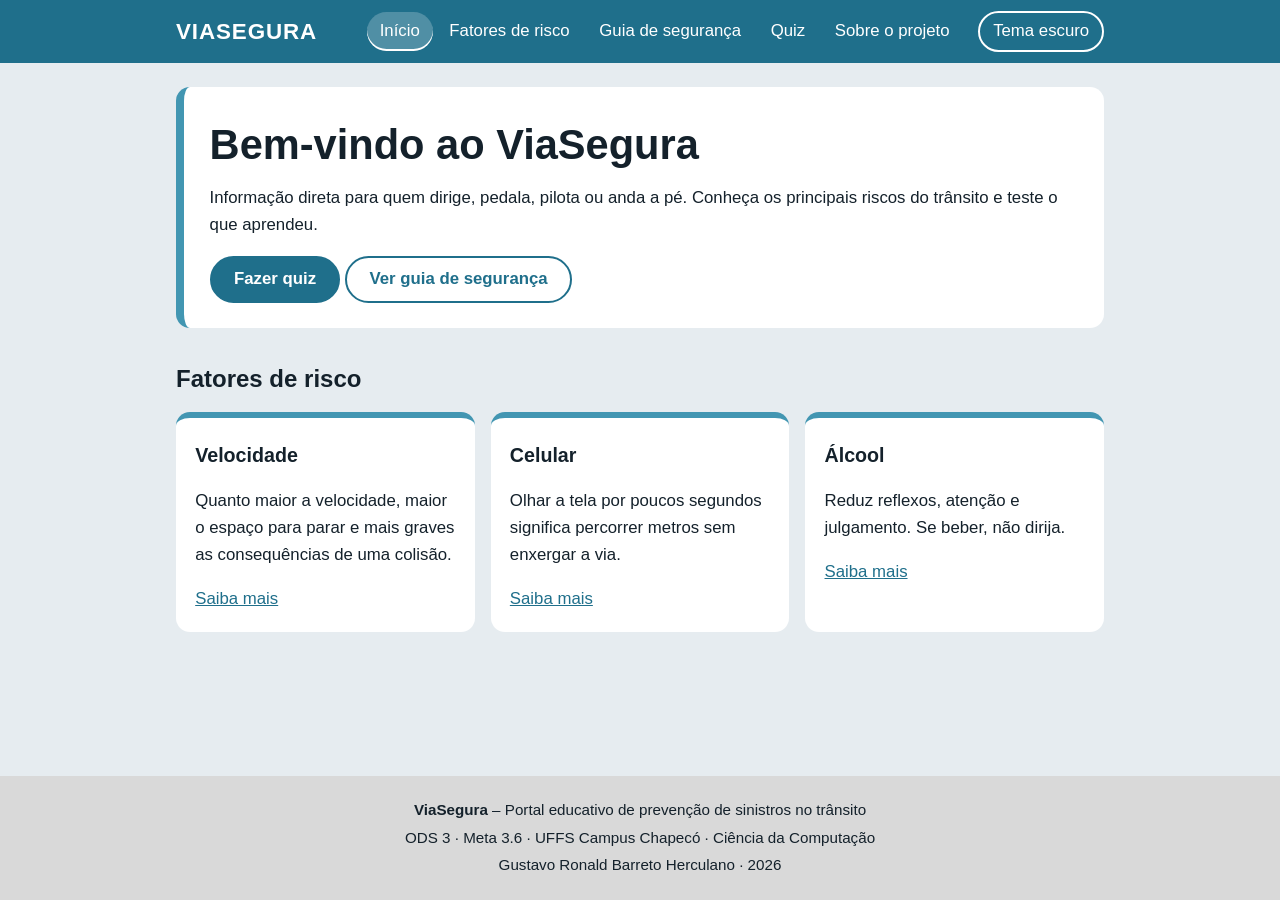
<file: index.html>
<!DOCTYPE html>
<html lang="pt-BR">
<head>
<meta charset="UTF-8">
<meta name="viewport" content="width=device-width, initial-scale=1">
<meta name="description" content="Portal educativo e interativo de prevenção de sinistros no trânsito.">
<title>Início | ViaSegura</title>
<link rel="stylesheet" href="css/style.css">
</head>
<body>
<a class="skip" href="#conteudo">Ir para o conteúdo</a>
<header><div class="bar">
<a class="logo" href="index.html">VIASEGURA</a>
<button class="icon-btn" id="menu-btn" aria-expanded="false" aria-controls="nav">Menu</button>
<nav id="nav" class="closed" aria-label="Principal"><ul><li><a href="index.html" aria-current="page">Início</a></li><li><a href="riscos.html">Fatores de risco</a></li><li><a href="guia.html">Guia de segurança</a></li><li><a href="quiz.html">Quiz</a></li><li><a href="sobre.html">Sobre o projeto</a></li></ul></nav>
<button class="icon-btn" id="theme-btn" type="button">Tema escuro</button>
</div></header>
<main id="conteudo">
<section class="hero">
<h1>Bem-vindo ao ViaSegura</h1>
<p>Informação direta para quem dirige, pedala, pilota ou anda a pé. Conheça os principais riscos do trânsito e teste o que aprendeu.</p>
<a class="btn" href="quiz.html">Fazer quiz</a> <a class="btn alt" href="guia.html">Ver guia de segurança</a>
</section>
<section aria-labelledby="fr"><h2 id="fr">Fatores de risco</h2>
<div class="grid">
<article class="card"><h3>Velocidade</h3><p>Quanto maior a velocidade, maior o espaço para parar e mais graves as consequências de uma colisão.</p><a href="riscos.html#velocidade">Saiba mais</a></article>
<article class="card"><h3>Celular</h3><p>Olhar a tela por poucos segundos significa percorrer metros sem enxergar a via.</p><a href="riscos.html#celular">Saiba mais</a></article>
<article class="card"><h3>Álcool</h3><p>Reduz reflexos, atenção e julgamento. Se beber, não dirija.</p><a href="riscos.html#alcool">Saiba mais</a></article>
</div></section>
</main>
<footer>
<p><strong>ViaSegura</strong> – Portal educativo de prevenção de sinistros no trânsito</p>
<p>ODS 3 · Meta 3.6 · UFFS Campus Chapecó · Ciência da Computação</p>
<p>Gustavo Ronald Barreto Herculano · 2026</p>
</footer>
<script src="js/main.js"></script>
</body>
</html>
</file>
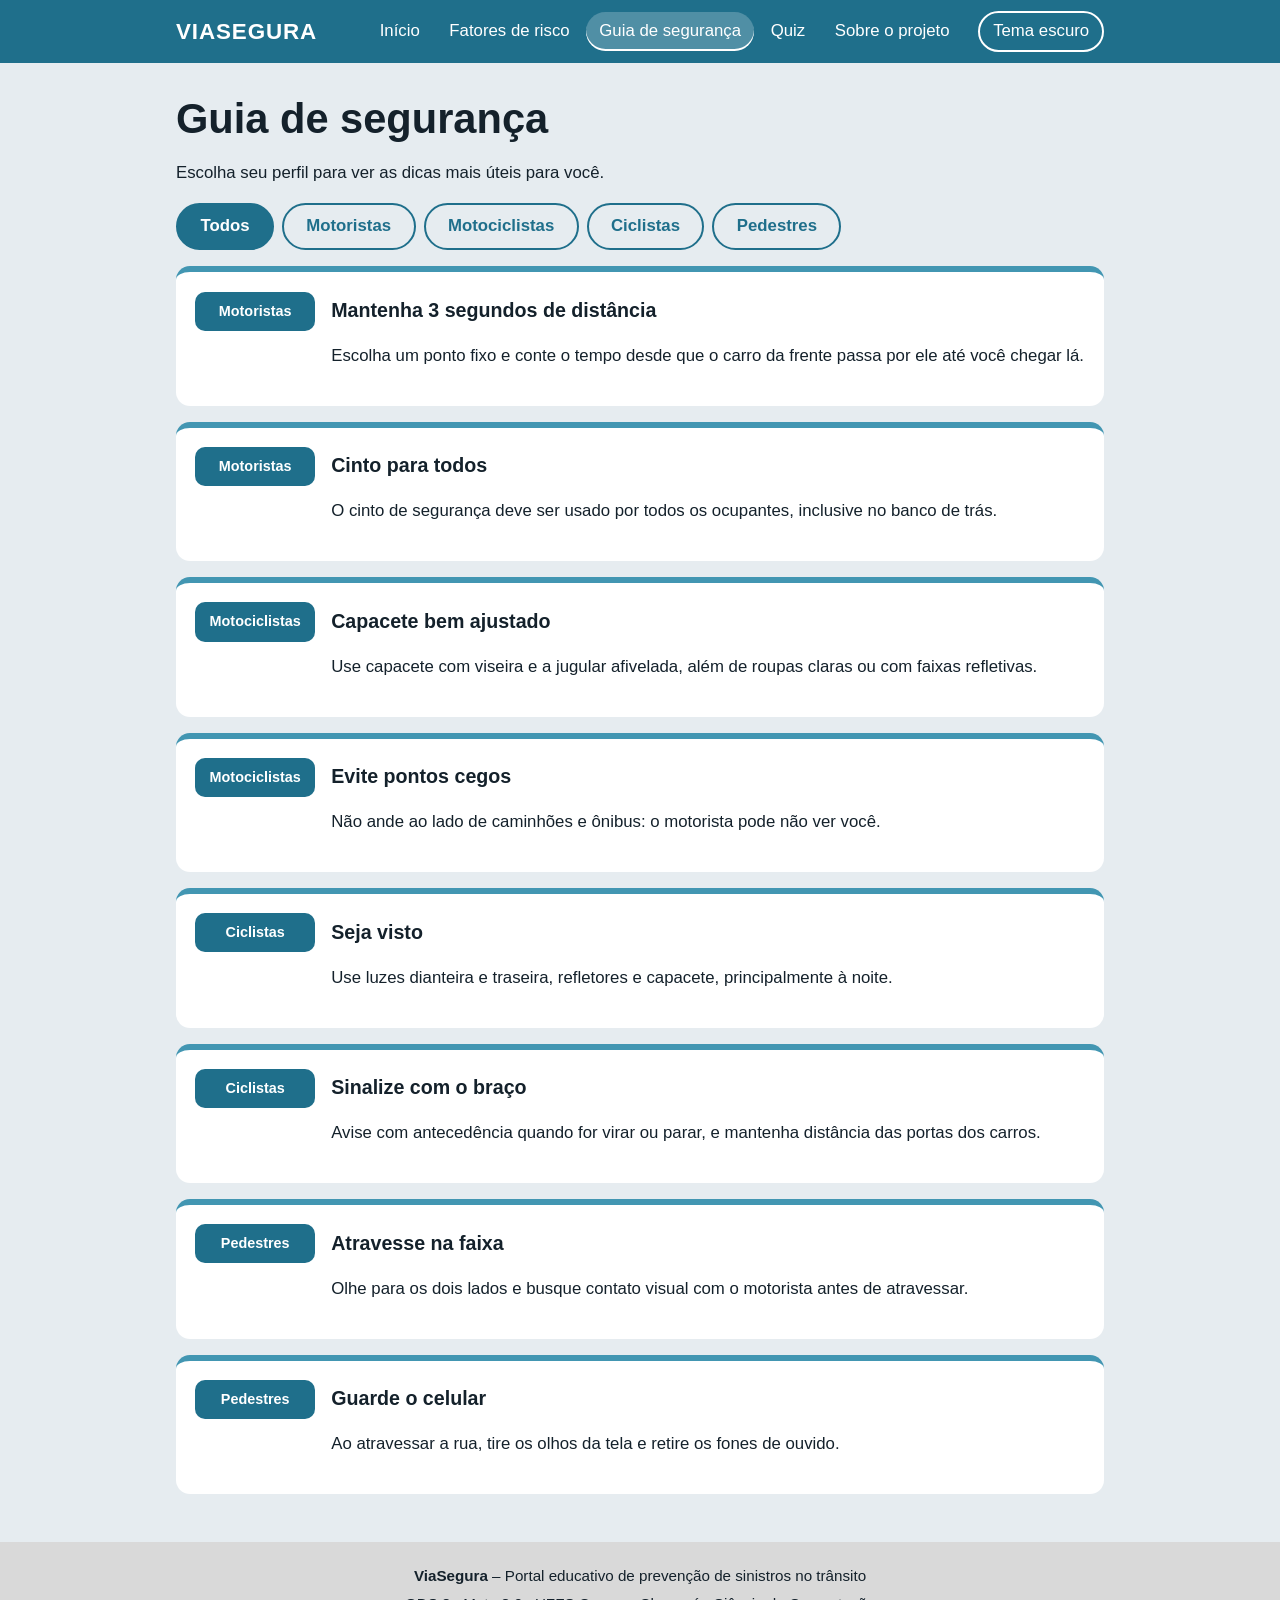
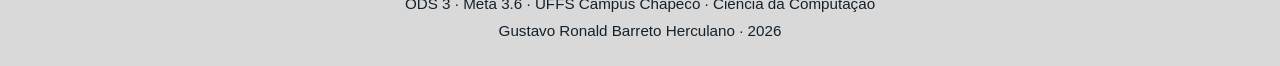
<file: guia.html>
<!DOCTYPE html>
<html lang="pt-BR">
<head>
<meta charset="UTF-8">
<meta name="viewport" content="width=device-width, initial-scale=1">
<meta name="description" content="Dicas de segurança por perfil: motoristas, motociclistas, ciclistas e pedestres.">
<title>Guia de segurança | ViaSegura</title>
<link rel="stylesheet" href="css/style.css">
</head>
<body>
<a class="skip" href="#conteudo">Ir para o conteúdo</a>
<header><div class="bar">
<a class="logo" href="index.html">VIASEGURA</a>
<button class="icon-btn" id="menu-btn" aria-expanded="false" aria-controls="nav">Menu</button>
<nav id="nav" class="closed" aria-label="Principal"><ul><li><a href="index.html">Início</a></li><li><a href="riscos.html">Fatores de risco</a></li><li><a href="guia.html" aria-current="page">Guia de segurança</a></li><li><a href="quiz.html">Quiz</a></li><li><a href="sobre.html">Sobre o projeto</a></li></ul></nav>
<button class="icon-btn" id="theme-btn" type="button">Tema escuro</button>
</div></header>
<main id="conteudo">
<h1>Guia de segurança</h1>
<p>Escolha seu perfil para ver as dicas mais úteis para você.</p>
<div class="filters" role="group" aria-label="Filtrar dicas por perfil"><button class="btn alt" type="button" data-perfil="todos" aria-pressed="true">Todos</button><button class="btn alt" type="button" data-perfil="motorista" aria-pressed="false">Motoristas</button><button class="btn alt" type="button" data-perfil="motociclista" aria-pressed="false">Motociclistas</button><button class="btn alt" type="button" data-perfil="ciclista" aria-pressed="false">Ciclistas</button><button class="btn alt" type="button" data-perfil="pedestre" aria-pressed="false">Pedestres</button></div>
<div class="grid" style="grid-template-columns:1fr"><article class="card tip" data-perfil="motorista"><div class="tag">Motoristas</div><div><h3>Mantenha 3 segundos de distância</h3><p>Escolha um ponto fixo e conte o tempo desde que o carro da frente passa por ele até você chegar lá.</p></div></article><article class="card tip" data-perfil="motorista"><div class="tag">Motoristas</div><div><h3>Cinto para todos</h3><p>O cinto de segurança deve ser usado por todos os ocupantes, inclusive no banco de trás.</p></div></article><article class="card tip" data-perfil="motociclista"><div class="tag">Motociclistas</div><div><h3>Capacete bem ajustado</h3><p>Use capacete com viseira e a jugular afivelada, além de roupas claras ou com faixas refletivas.</p></div></article><article class="card tip" data-perfil="motociclista"><div class="tag">Motociclistas</div><div><h3>Evite pontos cegos</h3><p>Não ande ao lado de caminhões e ônibus: o motorista pode não ver você.</p></div></article><article class="card tip" data-perfil="ciclista"><div class="tag">Ciclistas</div><div><h3>Seja visto</h3><p>Use luzes dianteira e traseira, refletores e capacete, principalmente à noite.</p></div></article><article class="card tip" data-perfil="ciclista"><div class="tag">Ciclistas</div><div><h3>Sinalize com o braço</h3><p>Avise com antecedência quando for virar ou parar, e mantenha distância das portas dos carros.</p></div></article><article class="card tip" data-perfil="pedestre"><div class="tag">Pedestres</div><div><h3>Atravesse na faixa</h3><p>Olhe para os dois lados e busque contato visual com o motorista antes de atravessar.</p></div></article><article class="card tip" data-perfil="pedestre"><div class="tag">Pedestres</div><div><h3>Guarde o celular</h3><p>Ao atravessar a rua, tire os olhos da tela e retire os fones de ouvido.</p></div></article></div>
</main>
<footer>
<p><strong>ViaSegura</strong> – Portal educativo de prevenção de sinistros no trânsito</p>
<p>ODS 3 · Meta 3.6 · UFFS Campus Chapecó · Ciência da Computação</p>
<p>Gustavo Ronald Barreto Herculano · 2026</p>
</footer>
<script src="js/main.js"></script>
</body>
</html>
</file>
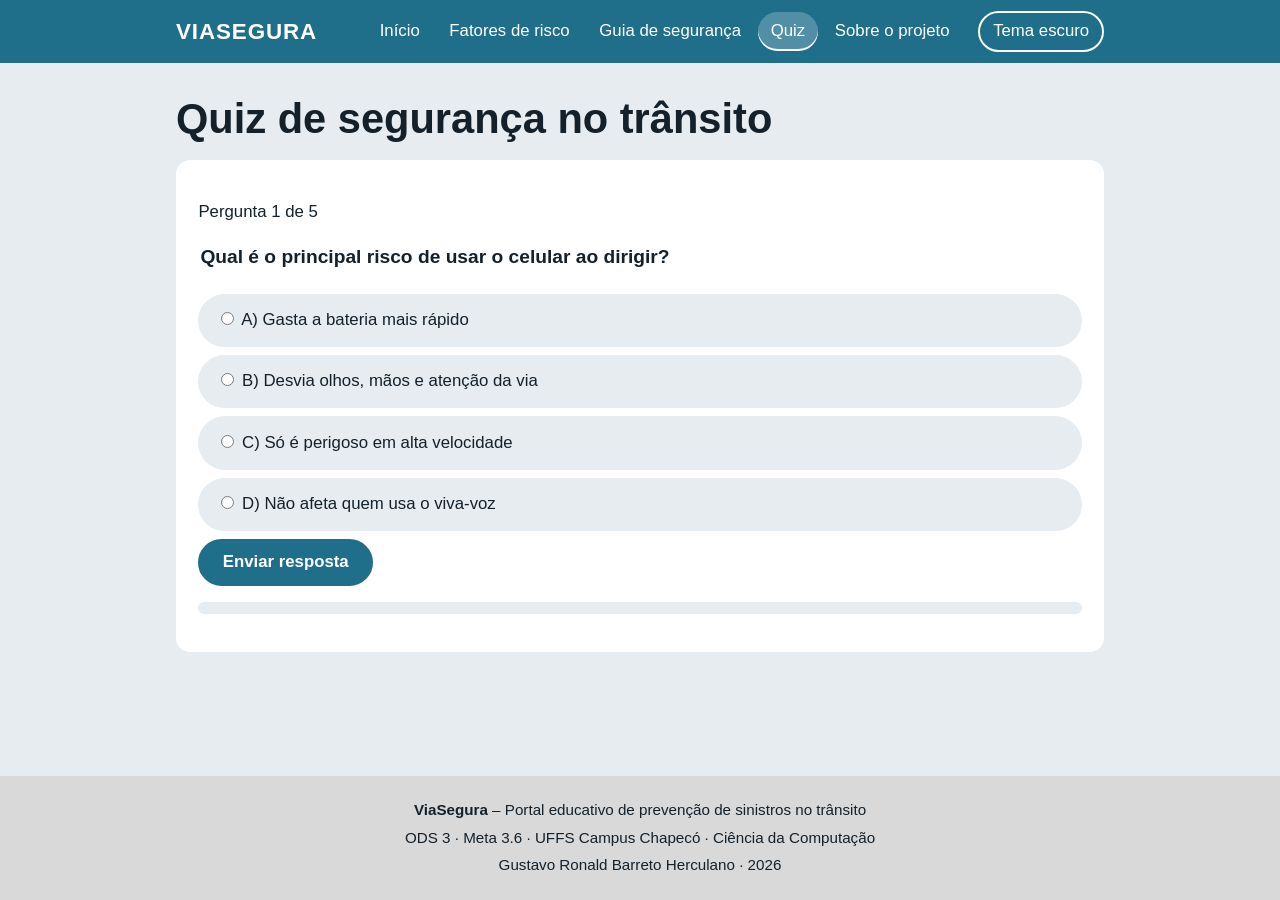
<file: quiz.html>
<!DOCTYPE html>
<html lang="pt-BR">
<head>
<meta charset="UTF-8">
<meta name="viewport" content="width=device-width, initial-scale=1">
<meta name="description" content="Teste seus conhecimentos sobre segurança no trânsito.">
<title>Quiz | ViaSegura</title>
<link rel="stylesheet" href="css/style.css">
</head>
<body>
<a class="skip" href="#conteudo">Ir para o conteúdo</a>
<header><div class="bar">
<a class="logo" href="index.html">VIASEGURA</a>
<button class="icon-btn" id="menu-btn" aria-expanded="false" aria-controls="nav">Menu</button>
<nav id="nav" class="closed" aria-label="Principal"><ul><li><a href="index.html">Início</a></li><li><a href="riscos.html">Fatores de risco</a></li><li><a href="guia.html">Guia de segurança</a></li><li><a href="quiz.html" aria-current="page">Quiz</a></li><li><a href="sobre.html">Sobre o projeto</a></li></ul></nav>
<button class="icon-btn" id="theme-btn" type="button">Tema escuro</button>
</div></header>
<main id="conteudo">
<h1>Quiz de segurança no trânsito</h1>
<section class="quiz" id="quiz" aria-live="polite">
<p id="count"></p>
<div id="area"></div>
<div class="fb" id="fb" hidden role="status"></div>
<button class="btn" id="send" type="button">Enviar resposta</button>
<button class="btn" id="next" type="button" hidden>Próxima pergunta</button>
<div class="progress" id="prog-wrap" role="progressbar" aria-valuemin="0" aria-valuemax="5" aria-valuenow="0" aria-label="Progresso do quiz"><div id="prog"></div></div>
</section>
</main>
<footer>
<p><strong>ViaSegura</strong> – Portal educativo de prevenção de sinistros no trânsito</p>
<p>ODS 3 · Meta 3.6 · UFFS Campus Chapecó · Ciência da Computação</p>
<p>Gustavo Ronald Barreto Herculano · 2026</p>
</footer>
<script src="js/main.js"></script>
</body>
</html>
</file>
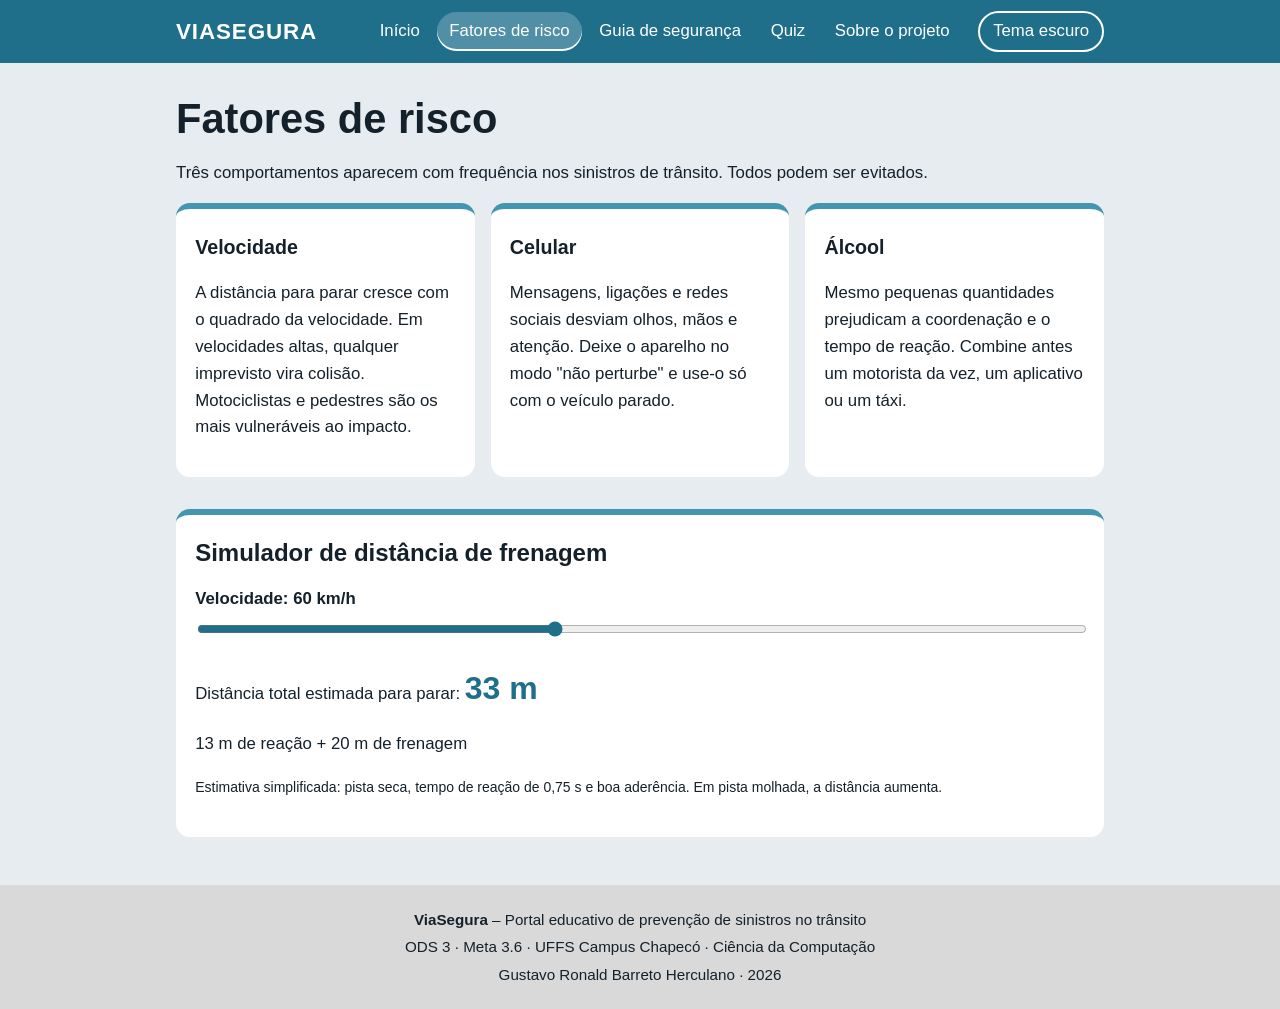
<file: riscos.html>
<!DOCTYPE html>
<html lang="pt-BR">
<head>
<meta charset="UTF-8">
<meta name="viewport" content="width=device-width, initial-scale=1">
<meta name="description" content="Entenda como velocidade, celular e álcool aumentam o risco no trânsito.">
<title>Fatores de risco | ViaSegura</title>
<link rel="stylesheet" href="css/style.css">
</head>
<body>
<a class="skip" href="#conteudo">Ir para o conteúdo</a>
<header><div class="bar">
<a class="logo" href="index.html">VIASEGURA</a>
<button class="icon-btn" id="menu-btn" aria-expanded="false" aria-controls="nav">Menu</button>
<nav id="nav" class="closed" aria-label="Principal"><ul><li><a href="index.html">Início</a></li><li><a href="riscos.html" aria-current="page">Fatores de risco</a></li><li><a href="guia.html">Guia de segurança</a></li><li><a href="quiz.html">Quiz</a></li><li><a href="sobre.html">Sobre o projeto</a></li></ul></nav>
<button class="icon-btn" id="theme-btn" type="button">Tema escuro</button>
</div></header>
<main id="conteudo">
<h1>Fatores de risco</h1>
<p>Três comportamentos aparecem com frequência nos sinistros de trânsito. Todos podem ser evitados.</p>
<div class="grid">
<article class="card" id="velocidade"><h3>Velocidade</h3><p>A distância para parar cresce com o quadrado da velocidade. Em velocidades altas, qualquer imprevisto vira colisão. Motociclistas e pedestres são os mais vulneráveis ao impacto.</p></article>
<article class="card" id="celular"><h3>Celular</h3><p>Mensagens, ligações e redes sociais desviam olhos, mãos e atenção. Deixe o aparelho no modo "não perturbe" e use-o só com o veículo parado.</p></article>
<article class="card" id="alcool"><h3>Álcool</h3><p>Mesmo pequenas quantidades prejudicam a coordenação e o tempo de reação. Combine antes um motorista da vez, um aplicativo ou um táxi.</p></article>
</div>
<section class="card sim" style="margin-top:2rem" aria-labelledby="sim-t"><h2 id="sim-t" style="margin-top:0">Simulador de distância de frenagem</h2>
<label for="vel">Velocidade: <output id="vel-out">60</output> km/h</label>
<input type="range" id="vel" min="20" max="120" step="5" value="60">
<p>Distância total estimada para parar: <span class="big"><span id="d-total">0</span> m</span></p>
<p id="d-det" aria-live="polite"></p>
<p><small>Estimativa simplificada: pista seca, tempo de reação de 0,75 s e boa aderência. Em pista molhada, a distância aumenta.</small></p></section>
</main>
<footer>
<p><strong>ViaSegura</strong> – Portal educativo de prevenção de sinistros no trânsito</p>
<p>ODS 3 · Meta 3.6 · UFFS Campus Chapecó · Ciência da Computação</p>
<p>Gustavo Ronald Barreto Herculano · 2026</p>
</footer>
<script src="js/main.js"></script>
</body>
</html>
</file>
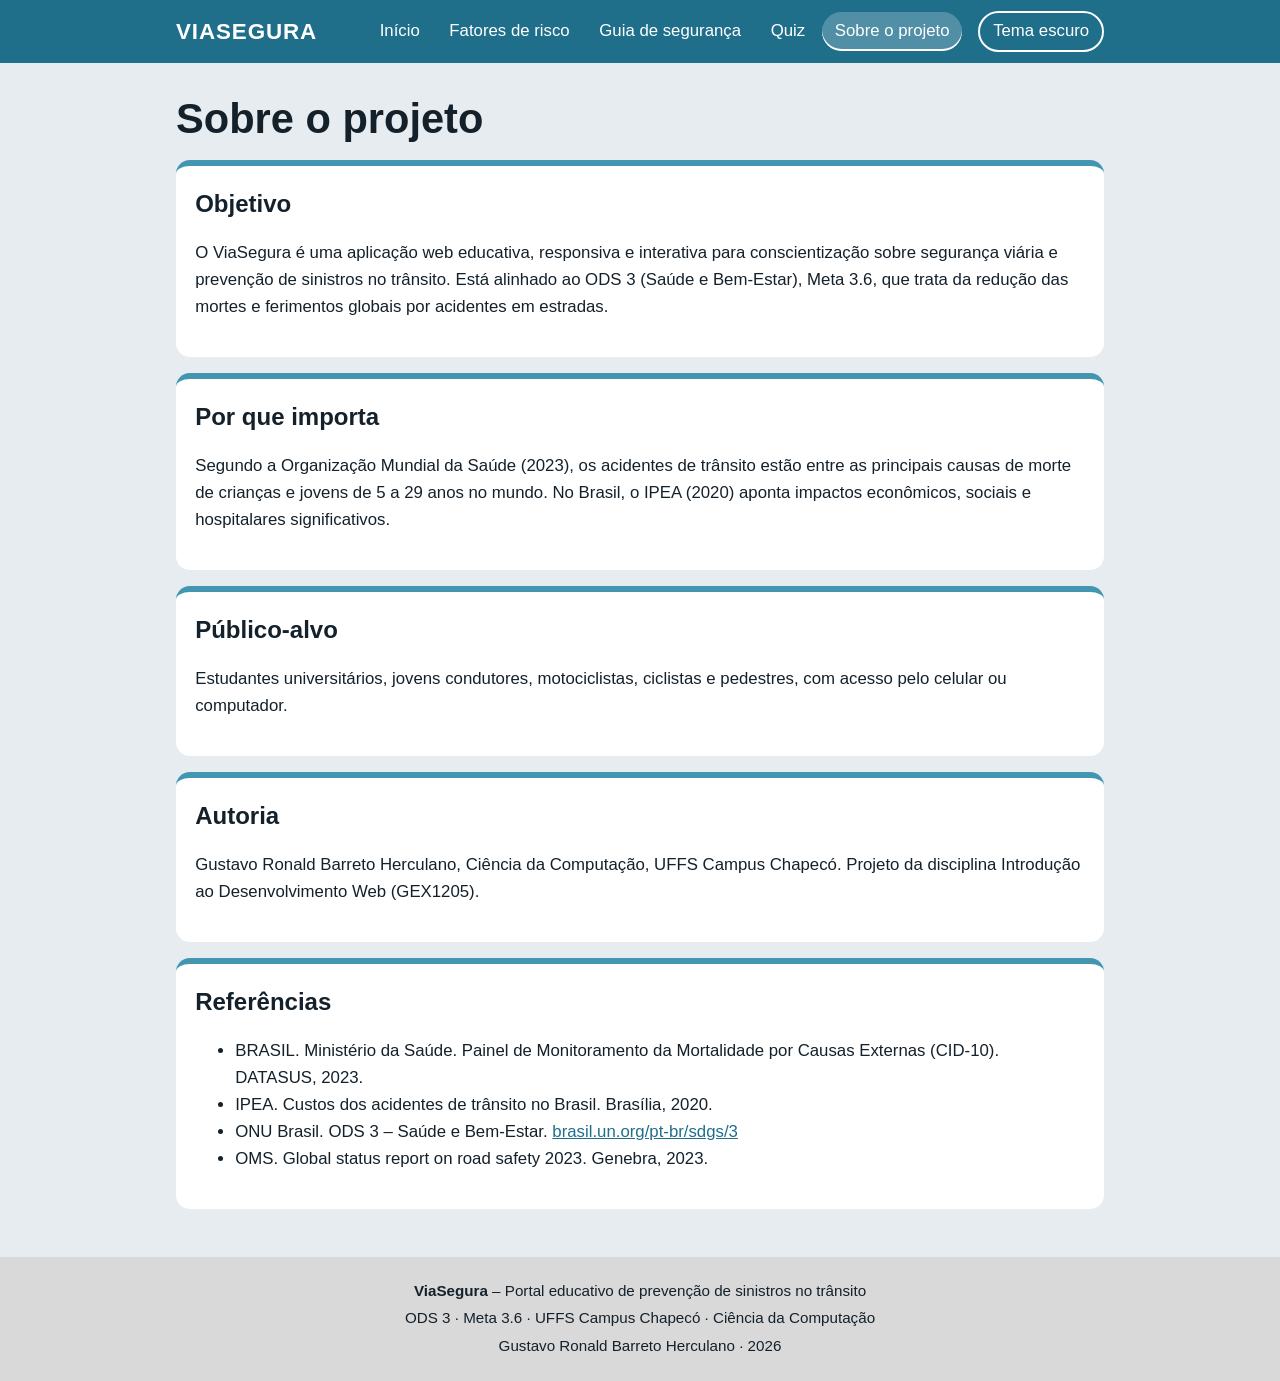
<file: sobre.html>
<!DOCTYPE html>
<html lang="pt-BR">
<head>
<meta charset="UTF-8">
<meta name="viewport" content="width=device-width, initial-scale=1">
<meta name="description" content="Sobre o projeto ViaSegura, objetivos, público e referências.">
<title>Sobre o projeto | ViaSegura</title>
<link rel="stylesheet" href="css/style.css">
</head>
<body>
<a class="skip" href="#conteudo">Ir para o conteúdo</a>
<header><div class="bar">
<a class="logo" href="index.html">VIASEGURA</a>
<button class="icon-btn" id="menu-btn" aria-expanded="false" aria-controls="nav">Menu</button>
<nav id="nav" class="closed" aria-label="Principal"><ul><li><a href="index.html">Início</a></li><li><a href="riscos.html">Fatores de risco</a></li><li><a href="guia.html">Guia de segurança</a></li><li><a href="quiz.html">Quiz</a></li><li><a href="sobre.html" aria-current="page">Sobre o projeto</a></li></ul></nav>
<button class="icon-btn" id="theme-btn" type="button">Tema escuro</button>
</div></header>
<main id="conteudo">
<h1>Sobre o projeto</h1>
<section class="card"><h2 style="margin-top:0">Objetivo</h2>
<p>O ViaSegura é uma aplicação web educativa, responsiva e interativa para conscientização sobre segurança viária e prevenção de sinistros no trânsito. Está alinhado ao ODS 3 (Saúde e Bem-Estar), Meta 3.6, que trata da redução das mortes e ferimentos globais por acidentes em estradas.</p></section>
<section class="card" style="margin-top:1rem"><h2 style="margin-top:0">Por que importa</h2>
<p>Segundo a Organização Mundial da Saúde (2023), os acidentes de trânsito estão entre as principais causas de morte de crianças e jovens de 5 a 29 anos no mundo. No Brasil, o IPEA (2020) aponta impactos econômicos, sociais e hospitalares significativos.</p></section>
<section class="card" style="margin-top:1rem"><h2 style="margin-top:0">Público-alvo</h2>
<p>Estudantes universitários, jovens condutores, motociclistas, ciclistas e pedestres, com acesso pelo celular ou computador.</p></section>
<section class="card" style="margin-top:1rem"><h2 style="margin-top:0">Autoria</h2>
<p>Gustavo Ronald Barreto Herculano, Ciência da Computação, UFFS Campus Chapecó. Projeto da disciplina Introdução ao Desenvolvimento Web (GEX1205).</p></section>
<section class="card" style="margin-top:1rem"><h2 style="margin-top:0">Referências</h2>
<ul>
<li>BRASIL. Ministério da Saúde. Painel de Monitoramento da Mortalidade por Causas Externas (CID-10). DATASUS, 2023.</li>
<li>IPEA. Custos dos acidentes de trânsito no Brasil. Brasília, 2020.</li>
<li>ONU Brasil. ODS 3 – Saúde e Bem-Estar. <a href="https://brasil.un.org/pt-br/sdgs/3">brasil.un.org/pt-br/sdgs/3</a></li>
<li>OMS. Global status report on road safety 2023. Genebra, 2023.</li>
</ul></section>
</main>
<footer>
<p><strong>ViaSegura</strong> – Portal educativo de prevenção de sinistros no trânsito</p>
<p>ODS 3 · Meta 3.6 · UFFS Campus Chapecó · Ciência da Computação</p>
<p>Gustavo Ronald Barreto Herculano · 2026</p>
</footer>
<script src="js/main.js"></script>
</body>
</html>
</file>
<file: css/style.css>
:root{--primary:#1F6F8B;--accent:#4296B2;--on-primary:#fff;--bg:#E6ECF0;--surface:#fff;--text:#14212b;--muted:#44586a;--footer:#D9D9D9;--ok:#1d7a46;--bad:#b3261e;--r:14px}
:root[data-theme="dark"]{--primary:#6BB8D4;--accent:#4296B2;--on-primary:#0b1720;--bg:#0f1a22;--surface:#1a2833;--text:#e8eef2;--muted:#a9bac6;--footer:#142029;--ok:#5fd08b;--bad:#ff8a80}
*{box-sizing:border-box}
body{margin:0;font:1.05rem/1.6 "Segoe UI",Verdana,sans-serif;background:var(--bg);color:var(--text);display:flex;flex-direction:column;min-height:100vh}
a{color:var(--primary)}
:focus-visible{outline:3px solid var(--accent);outline-offset:2px}
.skip{position:absolute;left:-999px}.skip:focus{left:8px;top:8px;background:#fff;color:#000;padding:8px;z-index:9}
header{background:var(--primary);color:var(--on-primary)}
.bar{max-width:60rem;margin:auto;padding:.7rem 1rem;display:flex;align-items:center;gap:1rem;flex-wrap:wrap}
.logo{font-size:1.4rem;font-weight:700;letter-spacing:.04em;color:inherit;text-decoration:none;margin-right:auto}
nav ul{list-style:none;margin:0;padding:0;display:flex;gap:.25rem;flex-wrap:wrap}
nav a{display:block;padding:.4rem .8rem;border-radius:99px;color:inherit;text-decoration:none}
nav a:hover,nav a[aria-current]{background:rgba(255,255,255,.22);box-shadow:inset 0 -2px currentColor}
.icon-btn{background:none;border:2px solid currentColor;color:inherit;border-radius:99px;padding:.3rem .8rem;font:inherit;cursor:pointer}
#menu-btn{display:none}
main{max-width:60rem;width:100%;margin:auto;padding:1.5rem 1rem 3rem;flex:1}
h1{font-size:clamp(1.8rem,5vw,2.6rem);line-height:1.15;margin:.2em 0 .4em}
h2{font-size:1.5rem;margin:2rem 0 .8rem}
.hero{background:var(--surface);border-left:8px solid var(--accent);border-radius:var(--r);padding:1.6rem}
.btn{display:inline-block;background:var(--primary);color:var(--on-primary);border:2px solid var(--primary);border-radius:99px;padding:.5rem 1.4rem;font:inherit;font-weight:600;text-decoration:none;cursor:pointer}
.btn:hover{filter:brightness(1.12)}
.btn.alt{background:transparent;color:var(--primary)}
.btn.alt[aria-pressed="true"]{background:var(--primary);color:var(--on-primary)}
.grid{display:grid;gap:1rem;grid-template-columns:repeat(auto-fit,minmax(15rem,1fr))}
.card{background:var(--surface);border-radius:var(--r);padding:1.2rem;border-top:6px solid var(--accent)}
.card h3{margin:.2rem 0 .5rem}
.filters{display:flex;gap:.5rem;flex-wrap:wrap;margin:1rem 0}
.tip{display:grid;grid-template-columns:7.5rem 1fr;gap:1rem;align-items:start}
.tip .tag{background:var(--primary);color:var(--on-primary);border-radius:10px;font-weight:700;text-align:center;padding:.5rem .2rem;font-size:.9rem}
.tip[hidden]{display:none}
.quiz{background:var(--surface);border-radius:var(--r);padding:1.4rem}
fieldset{border:0;padding:0;margin:0}legend{font-size:1.2rem;font-weight:700;margin-bottom:.8rem}
.opt{display:block;margin:.5rem 0;padding:.7rem 1rem;border-radius:99px;background:var(--bg);cursor:pointer;border:2px solid transparent}
.opt:has(input:checked){border-color:var(--primary)}
.opt.ok{border-color:var(--ok);background:color-mix(in srgb,var(--ok) 18%,var(--surface))}
.opt.bad{border-color:var(--bad);background:color-mix(in srgb,var(--bad) 18%,var(--surface))}
.progress{height:12px;background:var(--bg);border-radius:99px;overflow:hidden;margin:1rem 0}
.progress div{height:100%;background:var(--accent);width:0;transition:width .3s}
.fb{margin:1rem 0;padding:.8rem 1rem;border-radius:10px;background:var(--bg)}
.fb[hidden],.btn[hidden]{display:none}
.sim label{display:block;font-weight:600;margin-bottom:.4rem}
input[type=range]{width:100%;accent-color:var(--primary)}
.big{font-size:2rem;font-weight:700;color:var(--primary)}
footer{background:var(--footer);color:var(--text);padding:1.2rem 1rem;text-align:center;font-size:.95rem}
footer p{margin:.2rem}
@media(max-width:640px){#menu-btn{display:inline-block}nav{width:100%}nav.closed{display:none}nav ul{flex-direction:column}.tip{grid-template-columns:1fr}}
@media(prefers-reduced-motion:reduce){*{transition:none!important}}
</file>
